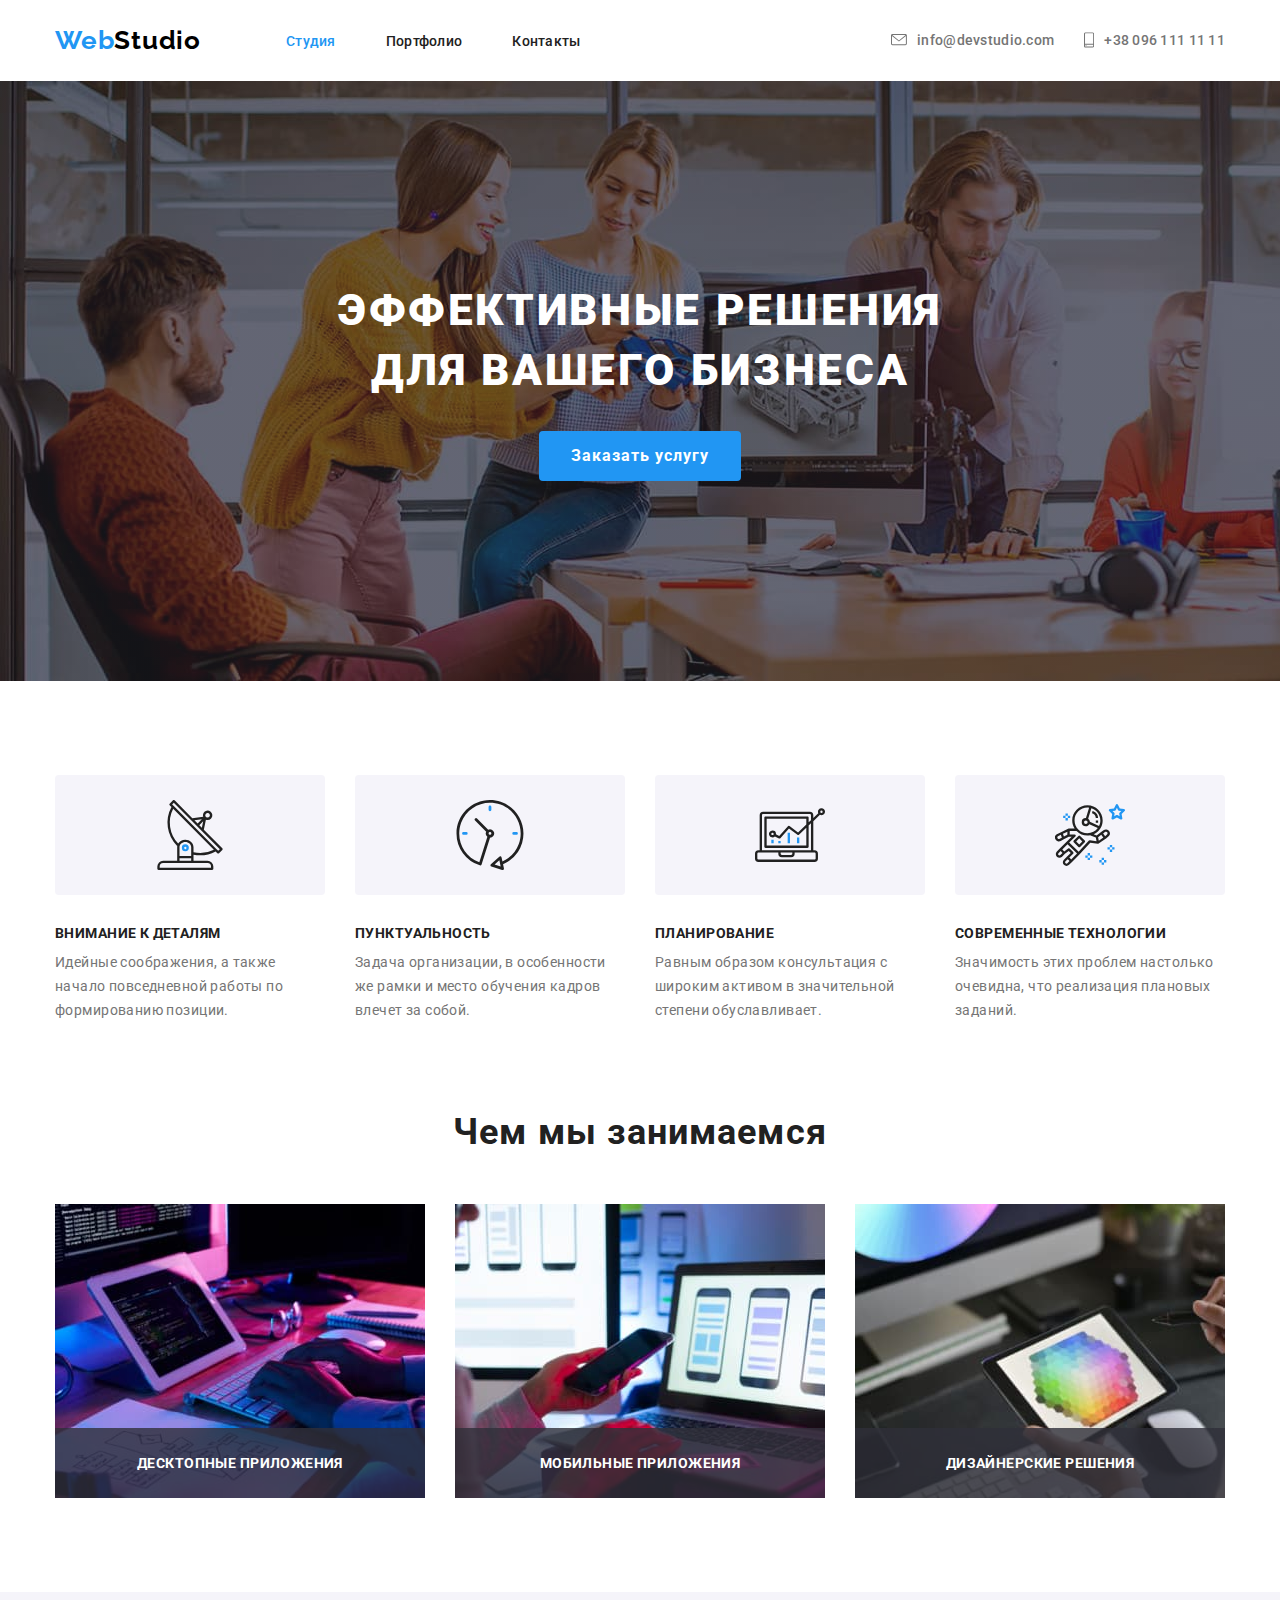
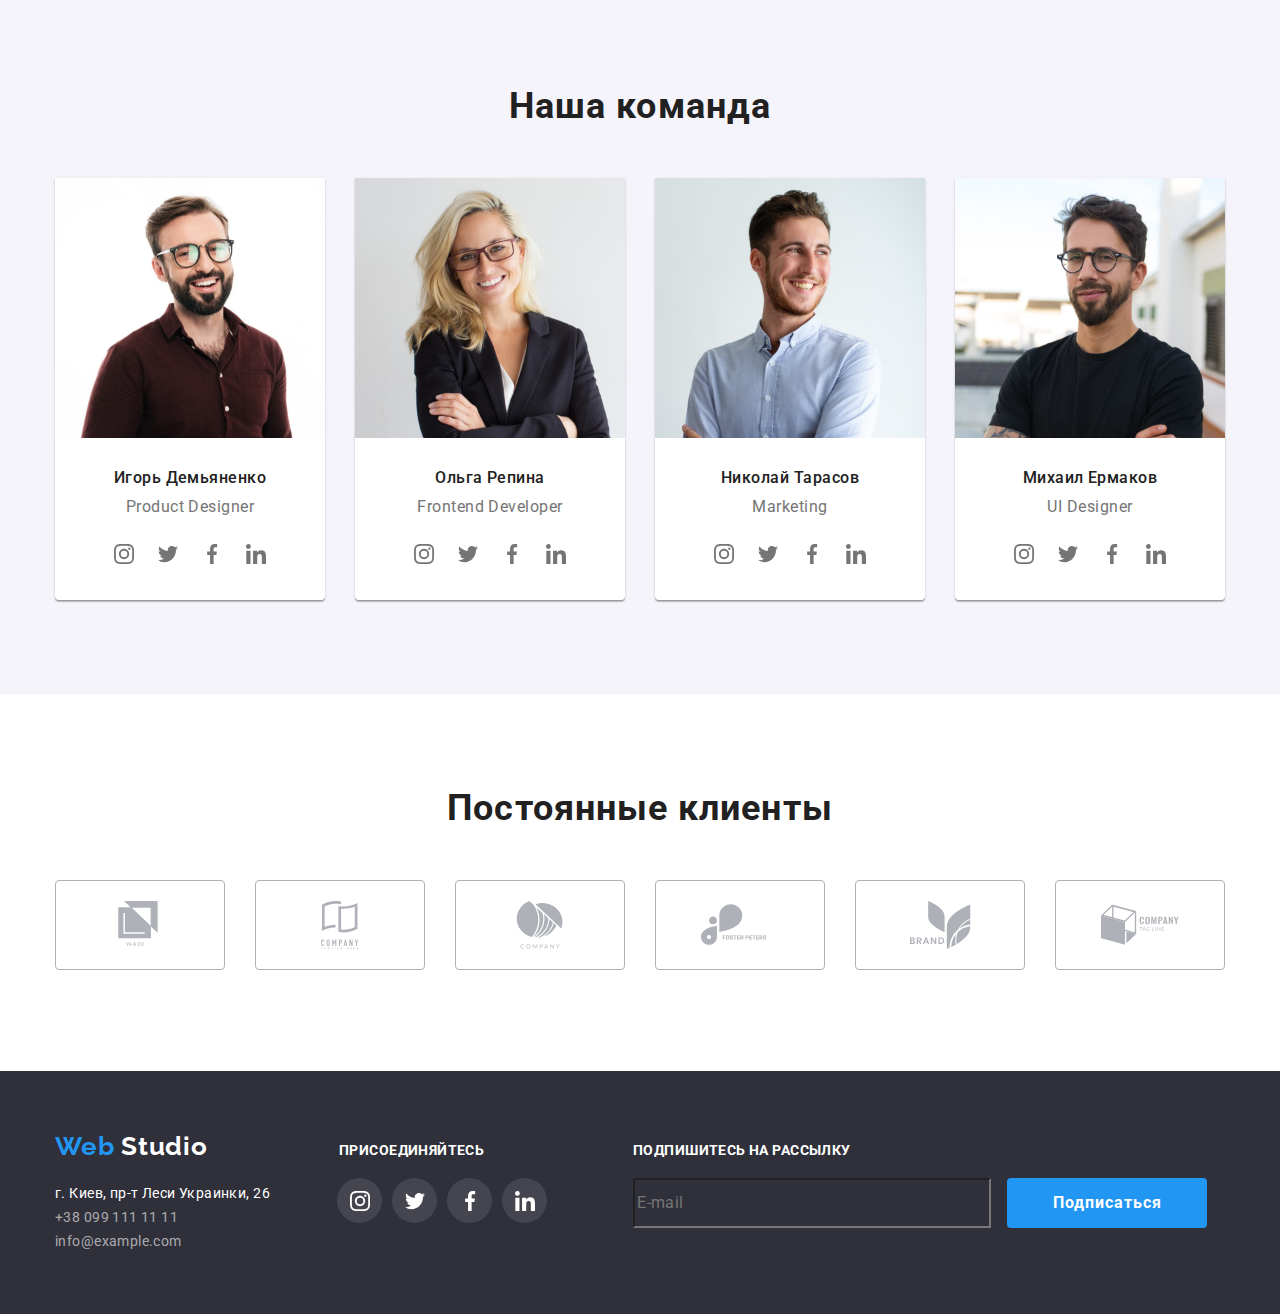
<file: index.html>
<!DOCTYPE html>
<html lang="ru">

<head>
    <meta charset="UTF-8" />
    <meta name="viewport" content="width=device-width, initial-scale=1.0" />
    <title>Web Studio</title>
    <link href="https://fonts.googleapis.com/css2?family=Raleway:wght@700&family=Roboto:wght@300;500;700;900&display=swap" rel="stylesheet" />
    <link rel="stylesheet" href="./css/normalize.css" />
    <link rel="stylesheet" href="./css/styles.css" />
</head>

<body>
    <!--верхня лінія-->
    <header class="page-header">
        <div class="container nav-contact">
            <a class="logo" href="./index.html">
                <span class="first-part-logo">Web </span> Studio
            </a>
            <nav>
                <ul class="site-nav list">
                    <li class="iten">
                        <a class="site-current" href="./index.html">Студия</a>
                    </li>
                    <li class="iten"><a href="./portfolio.html">Портфолио</a></li>
                    <li class="iten"><a href="#">Контакты</a></li>
                </ul>
            </nav>
            <ul class="contact-us list">
                <li class="iten">
                    <a class="contact-us-link" href="mailto:info@devstudio.com">
                        <svg class="contact-us-icon" width="16" height="12">
                <use href="./images/icons/sprite.svg#icon-envelope"></use></svg>info@devstudio.com</a>
                </li>
                <li class="iten">
                    <a class="contact-us-link" href="tel:+380961111111">
                        <svg class="contact-us-icon" width="10" height="16">
                <use href="./images/icons/sprite.svg#icon-smartphone"> </use></svg>+38 096 111 11 11</a>
                </li>
            </ul>
        </div>
    </header>
    <!--особливий контент сторінки-->
    <main>

        <!--шапка-->
        <section class="hero">
            <div class="hero-padding">
                <h1 class="hero-title">
                    Эффективные решения <br />для вашего бизнеса
                </h1>
                <button class="button">Заказать услугу</button>
            </div>
        </section>
        <!--особливості компанії, чим вони виділяються-->
        <section class="section">
            <div class="container">
                <h2 hidden class="section-title">Особенности</h2>
                <ul class="features list">
                    <li class="iten">
                        <h3 class="section-subtitle">Внимание к деталям</h3>
                        <p class="text">
                            Идейные соображения, а также начало повседневной работы по формированию позиции.
                        </p>
                    </li>
                    <li class="iten">
                        <h3 class="section-subtitle">Пунктуальность</h3>
                        <p class="text">
                            Задача организации, в особенности же рамки и место обучения кадров влечет за собой.
                        </p>
                    </li>
                    <li class="iten">
                        <h3 class="section-subtitle">Планирование</h3>
                        <p class="text">
                            Равным образом консультация с широким активом в значительной степени обуславливает.
                        </p>
                    </li>
                    <li class="iten">
                        <h3 class="section-subtitle">Современные технологии</h3>
                        <p class="text">
                            Значимость этих проблем настолько очевидна, что реализация плановых заданий.
                        </p>
                    </li>
                </ul>
            </div>
        </section>
        <!--які послуги надає компанія-->
        <section class="section-servise">
            <div class="container">
                <h2 class="section-title">Чем мы занимаемся</h2>
                <ul class="section-service-item list">
                    <li class="iten">
                        <img class="pic-service" src="./images/what-they-do/desktop-aplication.jpg" alt="ноутбук на рабочем столе" width="370" />
                        <h3 class="section-service-subtitle">Десктопные приложения</h3>
                    </li>
                    <li class="iten">
                        <img class="pic-service" src="./images/what-they-do/mobile-aplication.jpg" alt="мобильный телефон" width="370" />
                        <h3 class="section-service-subtitle">Мобильные приложения</h3>
                    </li>
                    <li class="iten">
                        <img class="pic-service" src="./images/what-they-do/design.jpg" alt="экран компьютера" width="370" />
                        <h3 class="section-service-subtitle">Дизайнерские решения</h3>
                    </li>
                </ul>
            </div>
        </section>
        <!--команда-->
        <section class="section our-team">
            <div class="container">
                <h2 class="section-title">Наша команда</h2>
                <ul class="team list">
                    <li class="iten-team">
                        <img class="img-team" src="./images/team/igor.jpg" alt="Игорь Демьяненко" width="270" />

                        <h3 class="section-subtitle team-size">Игорь Демьяненко</h3>
                        <p class="text size" lang="en">Product Designer</p>

                        <ul class="social-iteam list">
                            <li class="iten">
                                <a class="social-link" href="#" target="_blank" rel="noopener norefereer" aria-label="сылка Instagram"><svg class="social-icon" width="20" height="20">
                      <use
                        href="./images/icons/sprite.svg#icon-instagram-sec"></use></svg></a>
                            </li>
                            <li class="iten">
                                <a class="social-link" href="#" target="_blank" rel="noopener norefereer" aria-label="сылка Twitter"><svg class="social-icon" width="20" height="20">
                      <use
                        href="./images/icons/sprite.svg#icon-twitter-sec"></use>
                        </svg></a>
                            </li>
                            <li class="iten">
                                <a class="social-link" href="#" target="_blank" rel="noopener norefereer" aria-label="сылка Facebook"><svg class="social-icon" width="20" height="20">
                      <use
                        href="./images/icons/sprite.svg#icon-facebook-sec"></use></svg>
                      </a>
                            </li>
                            <li class="iten">
                                <a class="social-link" href="#" target="_blank" rel="noopener norefereer" aria-label="сылка Linkedin"><svg class="social-icon" width="20" height="20">
                      <use
                        href="./images/icons/sprite.svg#icon-linkedin-sec"></use>
                        </svg></a>
                            </li>
                        </ul>
                    </li>
                    <li class="iten-team">
                        <img class="img-team" src="./images/team/olga.jpg" alt="Ольга Репина" width="270" />
                        <h3 class="section-subtitle team-size">Ольга Репина</h3>
                        <p class="text size" lang="en">Frontend Developer</p>
                        <ul class="social-iteam list">
                            <li class="iten">
                                <a class="social-link" href="#" target="_blank" rel="noopener norefereer" aria-label="сылка Instagram"><svg class="social-icon" width="20" height="20">
                      <use
                        href="./images/icons/sprite.svg#icon-instagram-sec"></use></svg></a>
                            </li>
                            <li class="iten">
                                <a class="social-link" href="#" target="_blank" rel="noopener norefereer" aria-label="сылка Twitter"><svg class="social-icon" width="20" height="20">
                      <use
                        href="./images/icons/sprite.svg#icon-twitter-sec"></use></svg></a>
                            </li>
                            <li class="iten">
                                <a class="social-link" href="#" target="_blank" rel="noopener norefereer" aria-label="сылка Facebook"><svg class="social-icon" width="20" height="20">
                      <use
                        href="./images/icons/sprite.svg#icon-facebook-sec"></use></svg></a>
                            </li>
                            <li class="iten">
                                <a class="social-link" href="#" target="_blank" rel="noopener norefereer" aria-label="сылка Linkedin"><svg class="social-icon" width="20" height="20">
                      <use
                        href="./images/icons/sprite.svg#icon-linkedin-sec"></use></svg></a>
                            </li>
                        </ul>
                    </li>
                    <li class="iten-team">
                        <img class="img-team" src="./images/team/kola.jpg" alt="Николай Тарасов" width="270" />
                        <h3 class="section-subtitle team-size">Николай Тарасов</h3>
                        <p class="text size" lang="en">Marketing</p>
                        <ul class="social-iteam list">
                            <li class="iten">
                                <a class="social-link" href="#" target="_blank" rel="noopener norefereer" aria-label="сылка Instagram"><svg class="social-icon" width="20" height="20">
                      <use
                        href="./images/icons/sprite.svg#icon-instagram-sec"></use></svg></a>
                            </li>
                            <li class="iten">
                                <a class="social-link" href="#" target="_blank" rel="noopener norefereer" aria-label="сылка Twitter"><svg class="social-icon" width="20" height="20">
                      <use
                        href="./images/icons/sprite.svg#icon-twitter-sec"></use></svg></a>
                            </li>
                            <li class="iten">
                                <a class="social-link" href="#" target="_blank" rel="noopener norefereer" aria-label="сылка Facebook"><svg class="social-icon" width="20" height="20">
                      <use href="./images/icons/sprite.svg#icon-facebook-sec"></use></svg></a>
                            </li>
                            <li class="iten">
                                <a class="social-link" href="#" target="_blank" rel="noopener norefereer" aria-label="сылка Linkedin"><svg class="social-icon" width="20" height="20">
                      <use
                        href="./images/icons/sprite.svg#icon-linkedin-sec"></use></svg></a>
                            </li>
                        </ul>
                    </li>
                    <li class="iten-team">
                        <img class="img-team" src="./images/team/miho.jpg" alt="Михаил Ермаков" width="270" />
                        <h3 class="section-subtitle team-size">Михаил Ермаков</h3>
                        <p class="text size" lang="en">UI Designer</p>
                        <ul class="social-iteam list">
                            <li class="iten">
                                <a class="social-link" href="#" target="_blank" rel="noopener norefereer" aria-label="сылка Instagram"><svg class="social-icon" width="20" height="20">
                      <use
                        href="./images/icons/sprite.svg#icon-instagram-sec"></use></svg></a>
                            </li>
                            <li class="iten">
                                <a class="social-link" href="#" target="_blank" rel="noopener norefereer" aria-label="сылка Twitter"><svg class="social-icon" width="20" height="20">
                        <use
                        href="./images/icons/sprite.svg#icon-twitter-sec"></use></svg></a>
                            </li>
                            <li class="iten">
                                <a class="social-link" href="#" target="_blank" rel="noopener norefereer" aria-label="сылка Facebook"><svg class="social-icon" width="20" height="20">
                      <use
                        href="./images/icons/sprite.svg#icon-facebook-sec"></use></svg></a>
                            </li>
                            <li class="iten">
                                <a class="social-link" href="#" target="_blank" rel="noopener norefereer" aria-label="сылка Linkedin"><svg class="social-icon" width="20" height="20">
                      <use
                        href="./images/icons/sprite.svg#icon-linkedin-sec"></use></svg></a>
                            </li>
                        </ul>
                    </li>
                </ul>
            </div>
        </section>
        <!--постійні клієнти-->
        <section class="section our-clients">
            <div class="container">
                <h2 class="section-title">Постоянные клиенты</h2>
                <ul class="client-items list">
                    <li class="iten">
                        <svg class="icon-clients"><use href="./images/icons/sprite.svg#icon-logo-1"></use></svg>
                    </li>
                    <li class="iten">
                        <svg class="icon-clients"><use href="./images/icons/sprite.svg#icon-logo-2"></use></svg>
                    </li>
                    <li class="iten">
                        <svg class="icon-clients"><use href="./images/icons/sprite.svg#icon-logo-3"></use></svg>
                    </li>
                    <li class="iten">
                        <svg class="icon-clients"><use href="./images/icons/sprite.svg#icon-logo-4"></use></svg>
                    </li>
                    <li class="iten">
                        <svg class="icon-clients"><use href="./images/icons/sprite.svg#icon-logo-5"></use></svg>
                    </li>
                    <li class="iten">
                        <svg class="icon-clients"><use href="./images/icons/sprite.svg#icon-logo-6"></use></svg>
                    </li>
                </ul>
            </div>
        </section>
    </main>
    <footer class="footer">
        <!--силка на головну сторінку, адреса і контакти-->
        <div class="container foot-div">
            <section class="section foot">
                <h2>
                    <a class="logo foo" href="#">
                        <span class="first-part-logo">Web</span
              ><span class="second-part-logo"> Studio</span></a>
                </h2>
                <address>
            <ul class="info-about-compani list">
              <li>
                <a class="location-link" href="#"
                  >г. Киев, пр-т Леси Украинки, 26</a
                >
              </li>
              <li>
                <a class="number-link" href="tel:+380991111111"
                  >+38 099 111 11 11</a
                >
              </li>
              <li>
                <a class="mail-link" href="mailto:info@example.com"
                  >info@example.com</a
                >
              </li>
            </ul>
          </address>
            </section>
            <!--силки на соц мережі компанії-->
            <div class="follow-us-div">
                <span class="follow-us-text">присоединяйтесь</span>
                <ul class="footer-social-iteam list">
                    <li class="iten">
                        <a class="footer-social-link" href="#" target="_blank" rel="noopener norefereer" aria-label="сылка Instagram">
                            <svg class="footer-icon" width="20" height="20">
                  <use
                    href="./images/icons/sprite.svg#icon-instagram-sec">
                  </use>
                </svg>
                        </a>
                    </li>
                    <li class="iten">
                        <a class="footer-social-link" href="#" target="_blank" rel="noopener norefereer" aria-label="сылка Twitter">
                            <svg class="footer-icon" width="20" height="20">
                  <use
                    href="./images/icons/sprite.svg#icon-twitter-sec">
                  </use>
                </svg>
                        </a>
                    </li>
                    <li class="iten">
                        <a class="footer-social-link" href="#" target="_blank" rel="noopener norefereer" aria-label="сылка Facebook">
                            <svg class="footer-icon" width="20" height="20">
                        <use
                          href="./images/icons/sprite.svg#icon-facebook-sec">
                        </use>
                      </svg>
                        </a>
                    </li>
                    <li class="iten">
                        <a class="footer-social-link" href="#" target="_blank" rel="noopener norefereer" aria-label="сылка Linkedin">
                            <svg class="footer-icon" width="20" height="20">
                        <use
                          href="./images/icons/sprite.svg#icon-linkedin-sec">
                        </use>
                      </svg>
                        </a>
                    </li>
                </ul>
            </div>
            <!--форма для бажаючих отримати розсилку-->
            <div>
                <span class="follow-us-text">подпишитесь на рассылку</span>
                <!--знаю, що для задуманої роботи моє написання форми, можливо, неправильне, але хотіла, щоб візуально виглядало подібно :) -->
                <form class="form" action="#">
                    <label>
              <input class="email-box" type="email" placeholder="E-mail" />
            </label>
                    <button class="button btn-footer" type="submit">Подписаться</button>
                </form>
            </div>
        </div>
    </footer>
</body>

</html>
</file>
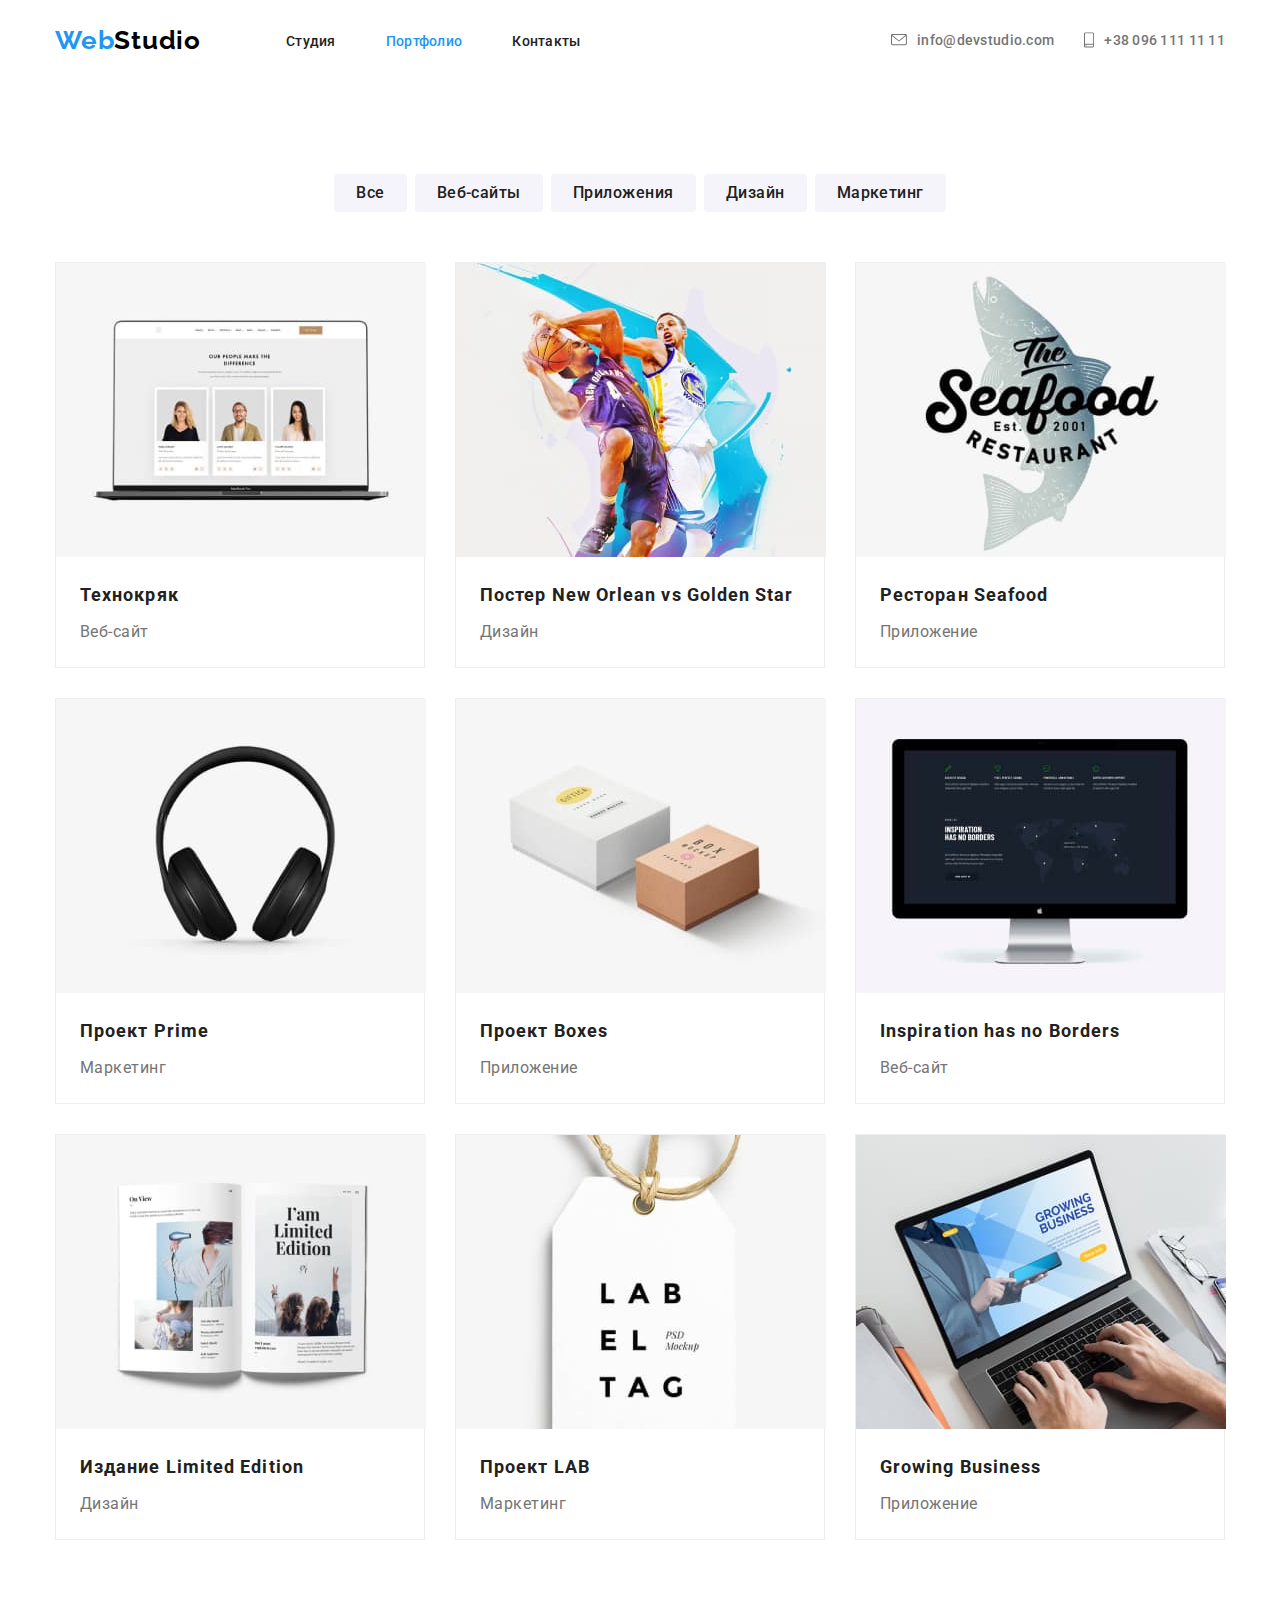
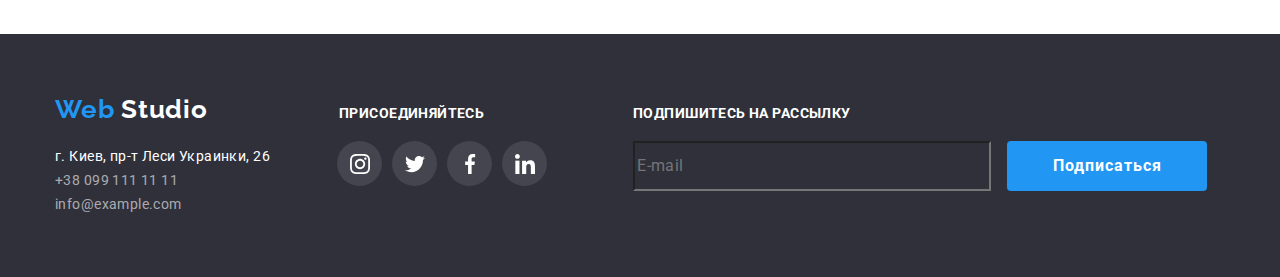
<file: portfolio.html>
<!DOCTYPE html>
<html lang="ru">

<head>
    <meta charset="UTF-8" />
    <meta name="viewport" content="width=device-width, initial-scale=1.0" />
    <title>Портфолио</title>
    <link href="https://fonts.googleapis.com/css2?family=Raleway:wght@700&family=Roboto:wght@300;500;700;900&display=swap" rel="stylesheet" />
    <link rel="stylesheet" href="./css/normalize.css" />
    <link rel="stylesheet" href="./css/styles.css" />
</head>

<body>
    <header class="page-header">
        <div class="container nav-contact">
            <a class="logo" href="./index.html">
                <span class="first-part-logo">Web</span> Studio
            </a>
            <nav>
                <ul class="site-nav list">
                    <li class="iten"><a href="./index.html">Студия</a></li>
                    <li class="iten">
                        <a class="site-current" href="./portfolio.html">Портфолио</a>
                    </li>
                    <li class="iten"><a href="#">Контакты</a></li>
                </ul>
            </nav>
            <ul class="contact-us list">
                <li class="iten">
                    <a class="contact-us-link" href="mailto:info@devstudio.com">
                        <svg class="contact-us-icon" width="16" height="12">
                <use href="./images/icons/sprite.svg#icon-envelope"></use></svg              >info@devstudio.com</a
            >
          </li>
          <li class="iten">
            <a class="contact-us-link" href="tel:+380961111111">
              <svg class="contact-us-icon" width="10" height="16">
                <use
                  href="./images/icons/sprite.svg#icon-smartphone"
                ></use></svg>+38 096 111 11 11</a>
                </li>
            </ul>
        </div>
    </header>
    <main>
        <section class="section portfolio">
            <div class="container">
                <h1 hidden class="list">наши услуги</h1>
                <ul class="button-items list">
                    <li class="iten">
                        <button class="button-nav" type="button">Все</button>
                    </li>
                    <li class="iten">
                        <button class="button-nav" type="button">Веб-сайты</button>
                    </li>
                    <li class="iten">
                        <button class="button-nav" type="button">Приложения</button>
                    </li>
                    <li class="iten">
                        <button class="button-nav" type="button">Дизайн</button>
                    </li>
                    <li class="iten">
                        <button class="button-nav" type="button">Маркетинг</button>
                    </li>
                </ul>
            </div>
        </section>
        <section class="section pro">
            <div class="container">
                <h2 hidden class="section-title">Наши проекты</h2>
                <ul class="projects-items list">
                    <li class="iten">
                        <a href="#">
                            <img class="pic-project" src="./images/portfolio_all/img-odyn.jpg" alt="Главная страница сайта Технокряк" width="370" />
                            <p hidden class="text-project">
                                Технокряк это современная площадка распространения коронавируса. Компании используют эту платформу для цифрового шпионажа и атак на защищённые сервера конкурентов.
                            </p>
                            <h3 class="section-subtitle project-size">Технокряк</h3>
                            <p class="text text-project-size">Веб-сайт</p>
                        </a>
                    </li>
                    <li class="iten">
                        <a href=" #"><img class="pic-project" src="./images/portfolio_all/img-dwa.jpg" alt="Постер New Orlean vs Golden Star" width="370" />
                            <p hidden class="text-project">
                                Технокряк это современная площадка распространения коронавируса. Компании используют эту платформу для цифрового шпионажа и атак на защищённые сервера конкурентов.
                            </p>
                            <h3 class="section-subtitle project-size">
                                Постер New Orlean vs Golden Star
                            </h3>
                            <p class="text text-project-size">Дизайн</p>
                        </a>
                    </li>
                    <li class="iten">
                        <a href=" #"><img class="pic-project" src="./images/portfolio_all/img-try.jpg" alt="Ресторан Seafood" width="370" />
                            <p hidden class="text-project">
                                Технокряк это современная площадка распространения коронавируса. Компании используют эту платформу для цифрового шпионажа и атак на защищённые сервера конкурентов.
                            </p>
                            <h3 class="section-subtitle project-size">Ресторан Seafood</h3>
                            <p class="text text-project-size">Приложение</p>
                        </a>
                    </li>
                    <li class="iten">
                        <a href=" #"><img class="pic-project" src="./images/portfolio_all/img-cztery.jpg" alt="Наушники" width="370" />
                            <p hidden class="text-project">
                                Технокряк это современная площадка распространения коронавируса. Компании используют эту платформу для цифрового шпионажа и атак на защищённые сервера конкурентов.
                            </p>
                            <h3 class="section-subtitle project-size">Проект Prime</h3>
                            <p class="text text-project-size">Маркетинг</p>
                        </a>
                    </li>
                    <li class="iten">
                        <a href=" #"><img class="pic-project" src="./images/portfolio_all/img-piec.jpg" alt="Две коробки" width="370" />
                            <p hidden class="text-project">
                                Технокряк это современная площадка распространения коронавируса. Компании используют эту платформу для цифрового шпионажа и атак на защищённые сервера конкурентов.
                            </p>
                            <h3 class="section-subtitle project-size">Проект Boxes</h3>
                            <p class="text text-project-size">Приложение</p>
                        </a>
                    </li>
                    <li class="iten">
                        <a href=" #"><img class="pic-project" src="./images/portfolio_all/img-szesc.jpg" alt="Экран компьютера" width="370" />
                            <p hidden class="text-project">
                                Технокряк это современная площадка распространения коронавируса. Компании используют эту платформу для цифрового шпионажа и атак на защищённые сервера конкурентов.
                            </p>
                            <h3 class="section-subtitle project-size">
                                Inspiration has no Borders
                            </h3>
                            <p class="text text-project-size">Веб-сайт</p>
                        </a>
                    </li>
                    <li class="iten">
                        <a href=" #"><img class="pic-project" src="./images/portfolio_all/img-siedem.jpg" alt="Издание Limited Edition" width="370" />
                            <p hidden class="text-project">
                                Технокряк это современная площадка распространения коронавируса. Компании используют эту платформу для цифрового шпионажа и атак на защищённые сервера конкурентов.
                            </p>
                            <h3 class="section-subtitle project-size">
                                Издание Limited Edition
                            </h3>
                            <p class="text text-project-size">Дизайн</p>
                        </a>
                    </li>
                    <li class="iten">
                        <a href=" #"><img class="pic-project" src="./images/portfolio_all/img-osiem.jpg" alt="Метка" width="370" />
                            <p hidden class="text-project">
                                Технокряк это современная площадка распространения коронавируса. Компании используют эту платформу для цифрового шпионажа и атак на защищённые сервера конкурентов.
                            </p>
                            <h3 class="section-subtitle project-size">Проект LAB</h3>
                            <p class="text text-project-size">Маркетинг</p>
                        </a>
                    </li>
                    <li class="iten">
                        <a href=" #"><img class="pic-project" src="./images/portfolio_all/img-dziewiec.jpg" alt="ноутбук" width="370" />
                            <p hidden class="text-project">
                                Технокряк это современная площадка распространения коронавируса. Компании используют эту платформу для цифрового шпионажа и атак на защищённые сервера конкурентов.
                            </p>
                            <h3 class="section-subtitle project-size">Growing Business</h3>
                            <p class="text text-project-size">Приложение</p>
                        </a>
                    </li>
                </ul>
            </div>
        </section>
    </main>
    <footer class="footer">
        <!--силка на головну сторінку, адреса і контакти-->
        <div class="container foot-div">
            <section class="section foot">
                <h2>
                    <a class="logo foo" href="#">
                        <span class="first-part-logo">Web</span
              ><span class="second-part-logo"> Studio</span></a>
                </h2>
                <address>
            <ul class="info-about-compani list">
              <li>
                <a class="location-link" href="#"
                  >г. Киев, пр-т Леси Украинки, 26</a
                >
              </li>
              <li>
                <a class="number-link" href="tel:+380991111111"
                  >+38 099 111 11 11</a
                >
              </li>
              <li>
                <a class="mail-link" href="mailto:info@example.com"
                  >info@example.com</a
                >
              </li>
            </ul>
          </address>
            </section>
            <!--силки на соц мережі компанії-->
            <div class="follow-us-div">
                <span class="follow-us-text">присоединяйтесь</span>
                <ul class="footer-social-iteam list">
                    <li class="iten">
                        <a class="footer-social-link" href="#" target="_blank" rel="noopener norefereer" aria-label="сылка Instagram"><img src="./images/social/instagram-sec.svg" alt="" /></a>
                    </li>
                    <li class="iten">
                        <a class="footer-social-link" href="#" target="_blank" rel="noopener norefereer" aria-label="сылка Twitter"><img src="./images/social/twitter-sec.svg" alt="" /></a>
                    </li>
                    <li class="iten">
                        <a class="footer-social-link" href="#" target="_blank" rel="noopener norefereer" aria-label="сылка Facebook"><img src="./images/social/facebook-sec.svg" alt="" /></a>
                    </li>
                    <li class="iten">
                        <a class="footer-social-link" href="#" target="_blank" rel="noopener norefereer" aria-label="сылка Linkedin">
                            <img src="./images/social/linkedin-sec.svg" alt="" /></a>
                    </li>
                </ul>
            </div>
            <!--форма для бажаючих отримати розсилку-->
            <div>
                <span class="follow-us-text">подпишитесь на рассылку</span>
                <!--знаю, що для задуманої роботи моє написання форми, можливо, неправильне, але хотіла, щоб візуально виглядало подібно :) -->
                <form class="form" action="#">
                    <label>
              <input class="email-box" type="email" placeholder="E-mail" />
            </label>
                    <button class="button btn-footer" type="submit">Подписаться</button>
                </form>
            </div>
        </div>
    </footer>
</body>

</html>
</file>
<file: css/styles.css>
html {
    box-sizing: border-box;
}

*,
*::before,
*::after {
    box-sizing: inherit;
}

 :root {
    --primary-text-color: #757575;
    --title-text-color: #212121;
    --accent: #2196f3;
    --wight-color: #ffffff;
    --black-color: #000000;
}

body {
    font-family: Roboto, sans-serif;
    background-color: #ffffff;
    color: var(--primary-text-color);
}

.list {
    padding: 0;
    margin: 0;
    list-style: none;
}

a {
    text-decoration: none;
}

img {
    display: block;
}


/*Page Header*/


/*.page-header { background-color: #ccc; }*/

.nav-contact {
    display: flex;
    align-items: center;
}

.container {
    width: 1200px;
    margin-left: auto;
    margin-right: auto;
    padding-left: 15px;
    padding-right: 15px;
    /*outline: 2px solid #2f303a;*/
}

.logo {
    display: flex;
    margin-top: 25px;
    margin-bottom: 25px;
    font-family: Raleway, sans-serif;
    font-weight: 700;
    font-size: 26px;
    line-height: 1.192;
    letter-spacing: 0.03em;
    color: var(--black-color);
}

.first-part-logo {
    color: var(--accent);
}


/*site nav*/

.site-nav {
    display: flex;
    margin-left: 85px;
}

.site-nav .iten+.iten {
    margin-left: 50px;
}


/*.site-nav .iten:not(:last-child) { margin-right: 50px; } -----------------------the same what we have last one before*/

.site-nav a {
    display: block;
    padding-top: 32px;
    padding-bottom: 32px;
    font-weight: 500;
    font-size: 14px;
    line-height: 1.142;
    letter-spacing: 0.02em;
    color: var(--title-text-color);
}

.site-nav a:hover,
.site-nav a:focus {
    color: var(--accent);
}

.site-nav .site-current {
    color: var(--accent);
}


/*contacts us*/

.contact-us {
    display: flex;
    margin-left: auto;
}

.contact-us .iten+.iten {
    margin-left: 30px;
}

.contact-us .contact-us-link {
    display: flex;
    align-items: center;
    padding-top: 32px;
    padding-bottom: 32px;
    font-weight: 500;
    font-size: 14px;
    line-height: 1.142;
    letter-spacing: 0.02em;
    color: var(--primary-text-color);
}

.contact-us .contact-us-icon {
    margin-right: 10px;
    fill: currentColor;
    /*підтягує колір батька*/
}

.contact-us .contact-us-link:hover,
.contact-us .contact-us-link:focus {
    color: var(--accent);
}


/*hero*/

.hero {
    text-align: center;
    background-color: rgba(47, 48, 58, 0.4);
    background-image: linear-gradient( rgba(47, 48, 58, 0.4), rgba(47, 48, 58, 0.4)), url(../images/header/header.jpg);
    background-repeat: no-repeat;
    background-size: cover;
    height: 600px;
}

.hero-title {
    margin-top: 0;
    margin-bottom: 30px;
    font-weight: 900;
    font-size: 44px;
    line-height: 1.363;
    text-align: center;
    letter-spacing: 0.06em;
    text-transform: uppercase;
    color: var(--wight-color);
    /*outline: 2px solid tomato;*/
}

.hero-padding {
    padding-top: 200px;
    padding-bottom: 200px;
    scroll-padding-left: 452px;
    scroll-padding-right: 452px;
}


/*main*/

.section {
    padding-top: 94px;
    padding-bottom: 89px;
}

.section.no-padding {
    padding-bottom: 94;
    padding-top: 0;
}

.section-title,
.section-subtitle {
    color: var(--title-text-color);
}

.section-title {
    margin-top: 0;
    margin-bottom: 50px;
    font-weight: 700;
    font-size: 36px;
    line-height: 1.166;
    text-align: center;
    letter-spacing: 0.03em;
}

.section-subtitle {
    margin-top: 0;
    margin-bottom: 10px;
    font-weight: 700;
    font-size: 14px;
    line-height: 1.142;
    letter-spacing: 0.03em;
    text-transform: uppercase;
}

.text {
    margin-top: 0;
    margin-bottom: 0;
    font-weight: 400;
    font-size: 14px;
    line-height: 1.714;
    letter-spacing: 0.03em;
}

.features {
    display: flex;
    flex-wrap: wrap;
    justify-content: space-between;
}

.features .iten {
    width: 270px;
}

.features .iten::before {
    display: block;
    height: 120px;
    content: "";
    background: #f5f4fa;
    background-size: 70px;
    background-repeat: no-repeat;
    background-position: center;
    border-radius: 4px;
    margin-bottom: 30px;
}

.features .iten:nth-child(1)::before {
    background-image: url(../images/osobennosti/antenna.svg);
}

.features .iten:nth-child(2)::before {
    background-image: url(../images/osobennosti/clock.svg);
}

.features .iten:nth-child(3)::before {
    background-image: url(../images/osobennosti/diagram.svg);
}

.features .iten:nth-child(4)::before {
    background-image: url(../images/osobennosti/astronaut.svg);
}

.section-servise {
    padding-top: 0;
    padding-bottom: 94px;
}

.section-service-item {
    display: flex;
}

.section-service-item .iten {
    margin-right: 30px;
    width: 370px;
}

.section-service-item .iten:nth-child(3n) {
    margin-right: 0;
}

.section-service-subtitle {
    display: inline-block;
    min-width: 370px;
    height: 70px;
    margin-bottom: 0;
    margin-top: 0;
    padding: 27px 82px;
    font-weight: 700;
    font-size: 14px;
    line-height: 1.142;
    align-items: center;
    text-align: center;
    letter-spacing: 0.03em;
    text-transform: uppercase;
    color: var(--wight-color);
    background-color: rgba(47, 48, 58, 0.8);
}

.pic-service {
    margin-bottom: -70px;
}

.section.our-team {
    padding-bottom: 94px;
    background-color: #f5f4fa;
}

.section.our-clients {
    padding-bottom: 101px;
}

.team {
    display: flex;
}

.team .iten-team {
    margin-right: 30px;
    width: 270px;
    background: var(--wight-color);
    box-shadow: 0px 1px 3px rgba(0, 0, 0, 0.12), 0px 1px 1px rgba(0, 0, 0, 0.14), 0px 2px 1px rgba(0, 0, 0, 0.2);
    border-radius: 0px 0px 4px 4px;
}

.team .iten-team:nth-child(4n) {
    margin-right: 0;
}

ul>.img-team {
    display: inline-block;
}

.img-team {
    margin-bottom: 30px;
}

.team-size {
    font-weight: 500;
    font-size: 16px;
    line-height: 1.1875;
    text-align: center;
    letter-spacing: 0.03em;
    text-transform: none;
}

.size {
    margin-top: 0;
    margin-bottom: 16px;
    font-weight: 400;
    font-size: 16px;
    line-height: 1.187;
    text-align: center;
    letter-spacing: 0.03em;
}

.social-iteam {
    display: flex;
    justify-content: center;
    width: 206px;
    height: 44px;
    margin-left: auto;
    margin-right: auto;
    margin-bottom: 24px;
}

.social-iteam .iten {
    width: 44px;
    height: 44px;
}

.social-iteam .social-link {
    display: flex;
    padding: 12px;
    border: none;
    align-items: center;
    fill: var(--primary-text-color);
}

.social-iteam .iten:hover,
.social-iteam .iten:focus {
    border: 1px solid transparent;
    border-radius: 50%;
    background-color: var(--accent);
}

.social-iteam .iten:hover .social-icon,
.social-iteam .iten:focus .social.icon {
    fill: var(--wight-color);
}

.client-items {
    display: flex;
}

.client-items .iten {
    display: flex;
    width: 170px;
    height: 90px;
    padding: 20px 45px;
    border: 1px solid #afb1b8;
    box-sizing: border-box;
    border-radius: 4px;
}

.client-items .iten+.iten {
    margin-left: 30px;
}

.client-items .icon-clients {
    fill: #AFB1B8;
}

.client-items .iten:hover,
.client-items .iten:focus {
    border: 1px solid var(--accent);
    fill: var(--accent);
}

.client-items .iten:hover .icon-clients,
.client-items .iten:focus .icon-clients {
    fill: var(--accent);
}


/*button*/

.button {
    min-width: 200px;
    padding: 10px 32px;
    border-radius: 4px;
    border: transparent;
    font-weight: 700;
    font-size: 16px;
    line-height: 1.87;
    align-items: center;
    text-align: center;
    letter-spacing: 0.06em;
    color: var(--wight-color);
    background-color: var(--accent);
}

.button-nav {
    display: inline-block;
    border-radius: 4px;
    padding: 6px 22px;
    border: transparent;
    font-weight: 500;
    font-size: 16px;
    line-height: 1.625;
    text-align: center;
    letter-spacing: 0.03em;
    color: var(--title-text-color);
    background-color: #f5f4fa;
}

.btn-footer {
    padding: 10px 28px 10px 29px;
}

.button-nav:hover,
.button-nav:focus {
    color: var(--wight-color);
    background-color: var(--accent);
}


/*main portfolio*/

.section.portfolio {
    padding-top: 93px;
    padding-bottom: 50px;
}

.section.pro {
    padding-top: 0;
    padding-bottom: 94px;
}

.button-items {
    display: flex;
    justify-content: center;
}

.button-items .iten+.iten {
    margin-left: 8px;
}

.projects-items {
    display: flex;
    flex-wrap: wrap;
}

.projects-items .iten {
    width: 370px;
    margin-right: 30px;
    margin-bottom: 30px;
    background: var(--wight-color);
    border: 1px solid #EEEEEE;
    box-sizing: border-box;
}

.projects-items .iten:nth-child(3n) {
    margin-right: 0;
}

.projects-items .iten:nth-last-child(-n + 3) {
    margin-bottom: 0;
}

.text {
    color: var(--primary-text-color);
}

.text-project {
    margin-bottom: 0;
    padding: 63px 24px;
    font-weight: 400;
    font-size: 18px;
    line-height: 1.56;
    letter-spacing: 0.03em;
    color: var(--wight-color);
    background-color: rgba(33, 150, 243, 0.9);
}

.project-size {
    margin-bottom: 4px;
    margin-top: 0;
    margin-left: 24px;
    font-weight: 700;
    font-size: 18px;
    line-height: 2;
    letter-spacing: 0.06em;
    text-transform: none;
}

.text-project-size {
    margin-top: 0;
    margin-bottom: 20px;
    margin-left: 24px;
    font-weight: 400;
    font-size: 16px;
    line-height: 1.87;
    letter-spacing: 0.03em;
}

.pic-project {
    margin-top: 0;
    margin-bottom: 20px;
}


/*footer*/

.footer {
    background-color: #2f303a;
}

.foot-div {
    display: flex;
    align-items: baseline;
}

.second-part-logo {
    color: var(--wight-color);
}

.logo.foo {
    display: inline-block;
    margin-top: 60px;
    margin-bottom: 20px;
}

.section.foot {
    padding-top: 0;
    padding-bottom: 0;
}

h2 {
    margin-top: 0;
    margin-bottom: 0;
}

h2>a {
    display: inline-block;
    margin-bottom: 20px;
    margin-top: 60px;
}

.info-about-compani {
    display: inline-block;
    margin-bottom: 60px;
    font-weight: 400;
    font-size: 14px;
    line-height: 1.71;
    letter-spacing: 0.03em;
    font-style: normal;
}

.location-link,
.number-link {
    margin-bottom: 9px;
    margin-top: 0;
}

.mail-link {
    margin-bottom: 60px;
    margin-top: 0;
}

.location-link {
    color: var(--wight-color);
}

.number-link,
.mail-link {
    color: rgba(255, 255, 255, 0.6);
}

.follow-us-div {
    width: 206px;
    margin-right: 88px;
    margin-left: 69px;
}

.follow-us-text {
    display: inline-block;
    margin-bottom: 20px;
    font-weight: 700;
    font-size: 14px;
    line-height: 1.142;
    letter-spacing: 0.03em;
    text-transform: uppercase;
    color: var(--wight-color);
}

.footer-social-iteam {
    display: flex;
    justify-content: center;
    margin-left: auto;
    margin-right: auto;
}

.footer-social-iteam .iten {
    display: flex;
    width: 45px;
    height: 45px;
    border: 1px solid transparent;
    border-radius: 50%;
    padding: 12px;
    background-color: rgba(255, 255, 255, 0.1);
}

.footer-social-link {
    color: var(--wight-color);
    height: 20px;
}

.footer-social-iteam .iten:not(:last-child) {
    margin-right: 10px;
}

.footer-icon {
    fill: var(--wight-color);
}

.footer-social-iteam .iten:hover,
.footer-social-iteam .iten:focus {
    border: 1px solid transparent;
    border-radius: 360px;
    background-color: var(--accent);
}

.email-box {
    width: 358px;
    height: 50px;
    margin-right: 12px;
    font-weight: 400;
    font-size: 16px;
    line-height: 1.25;
    align-items: center;
    letter-spacing: 0.03em;
    color: rgba(255, 255, 255, 0.6);
    background-color: #2f303a;
}

.form {
    vertical-align: inherit;
}
</file>
